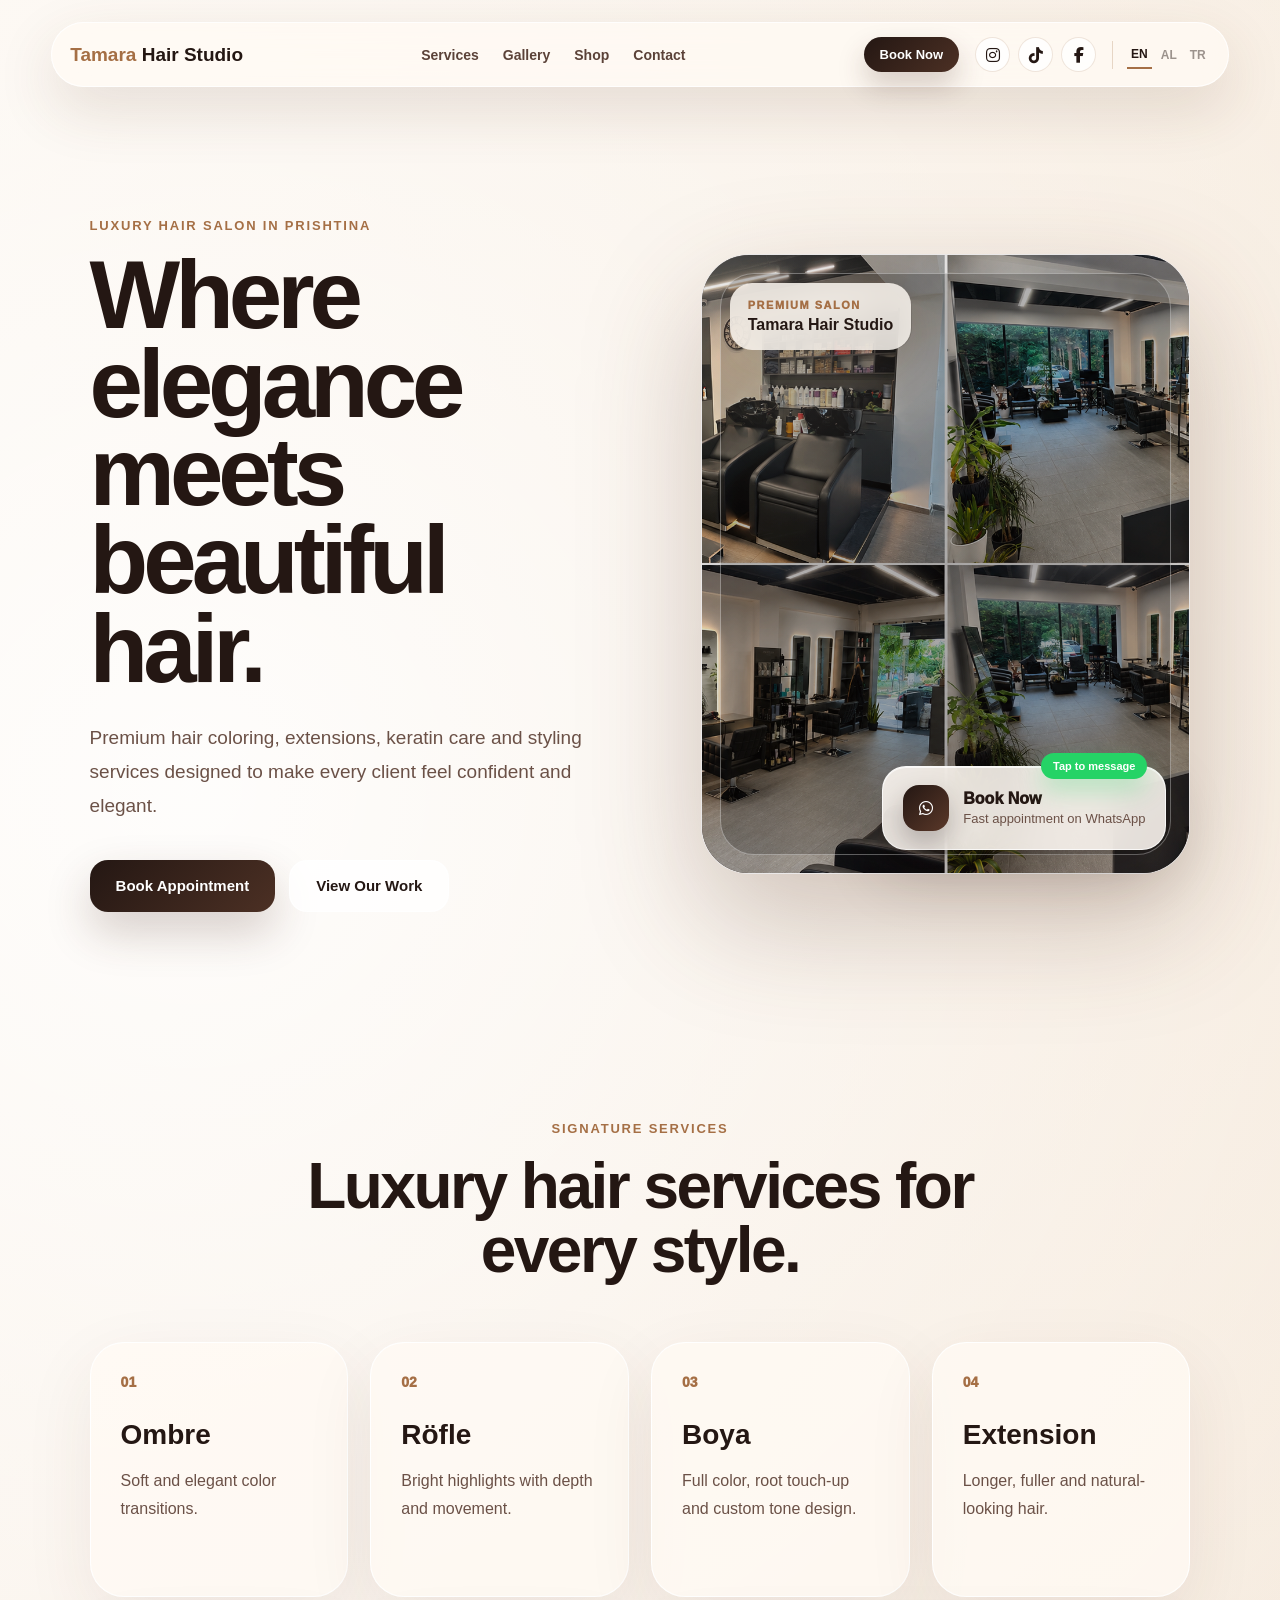
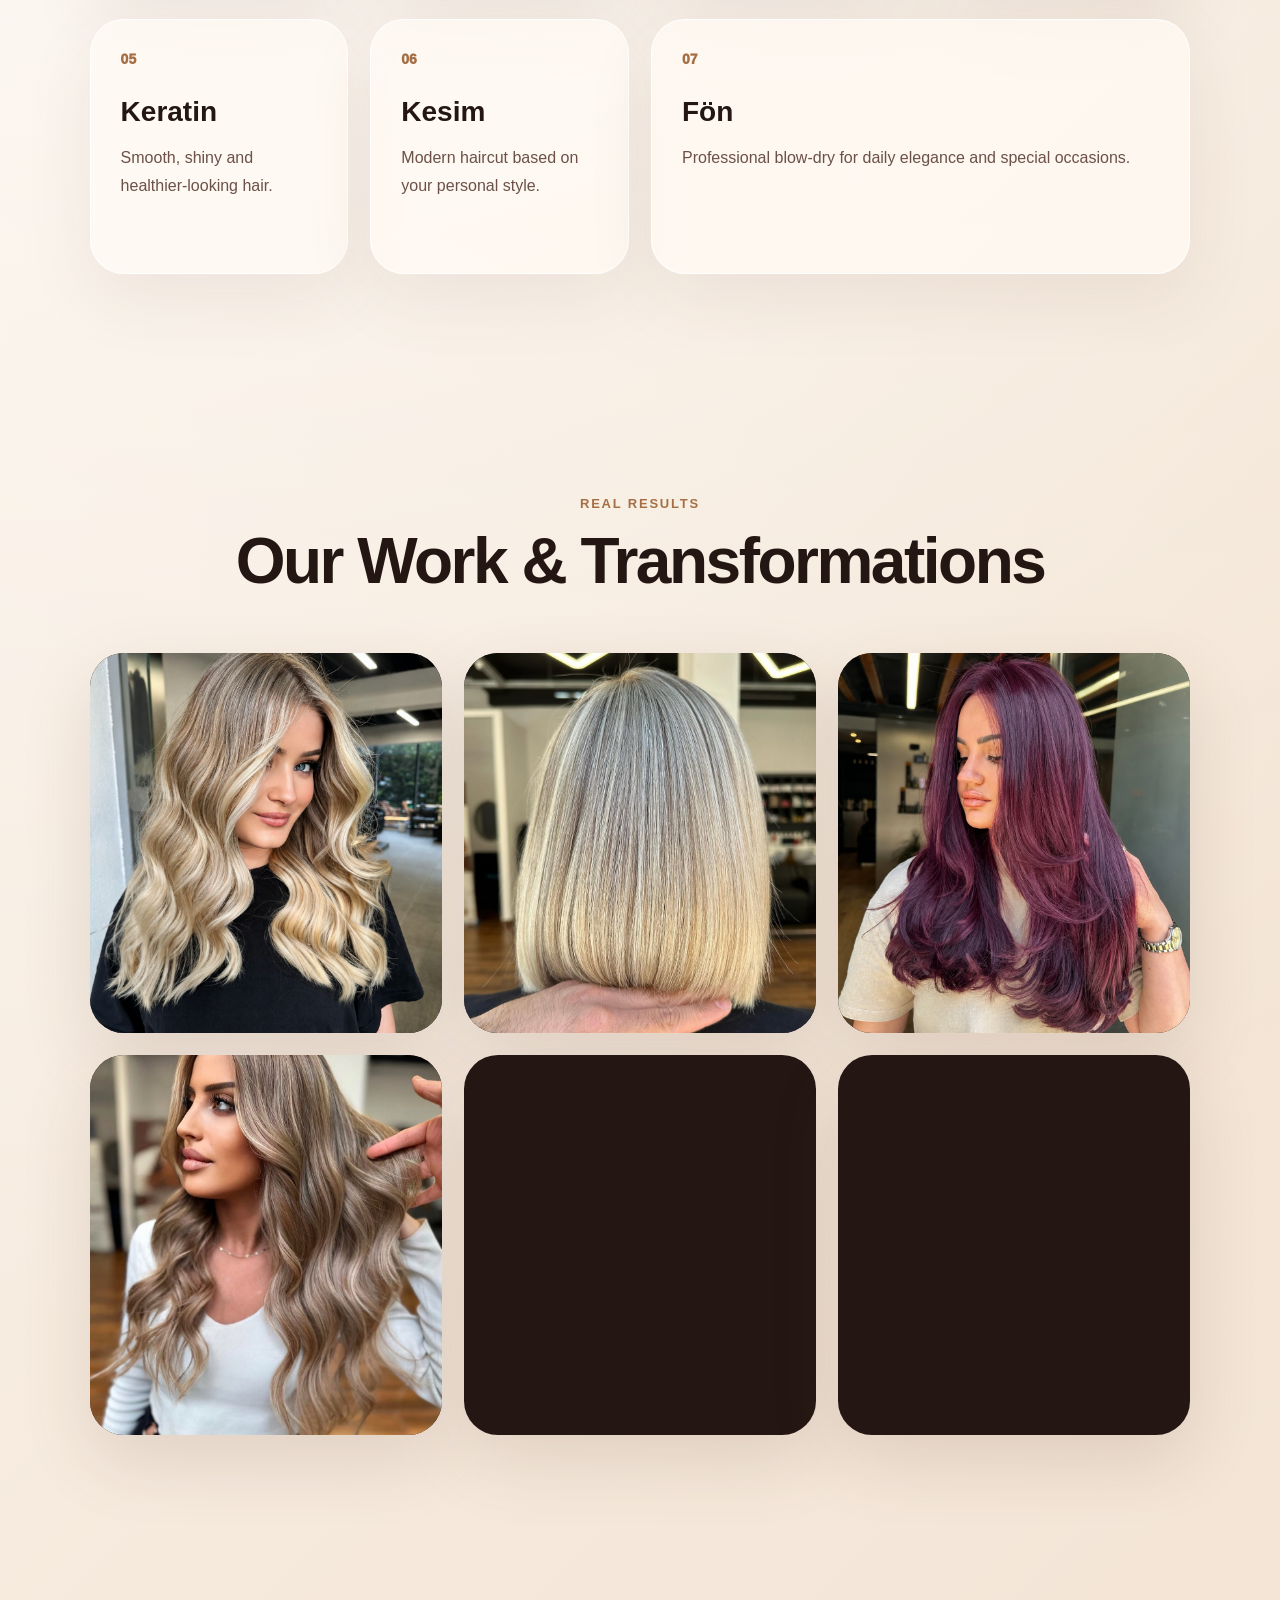
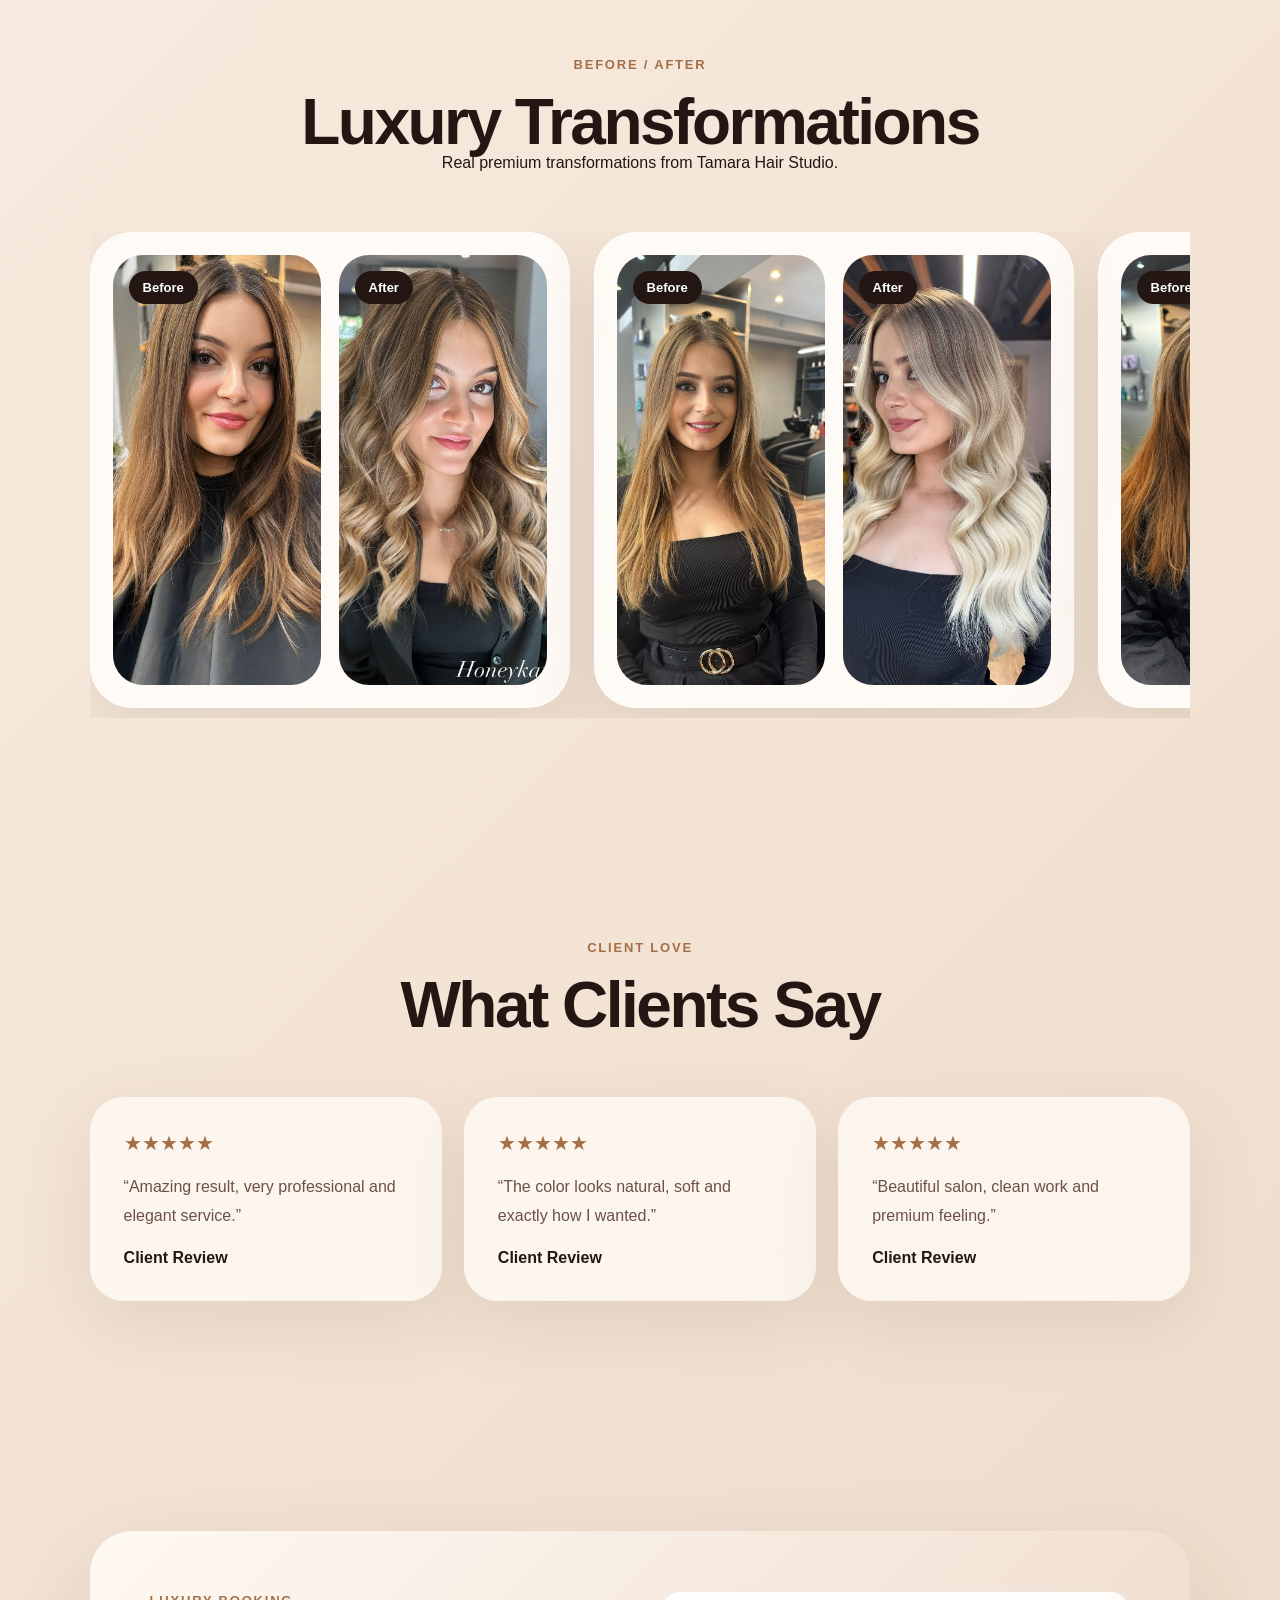
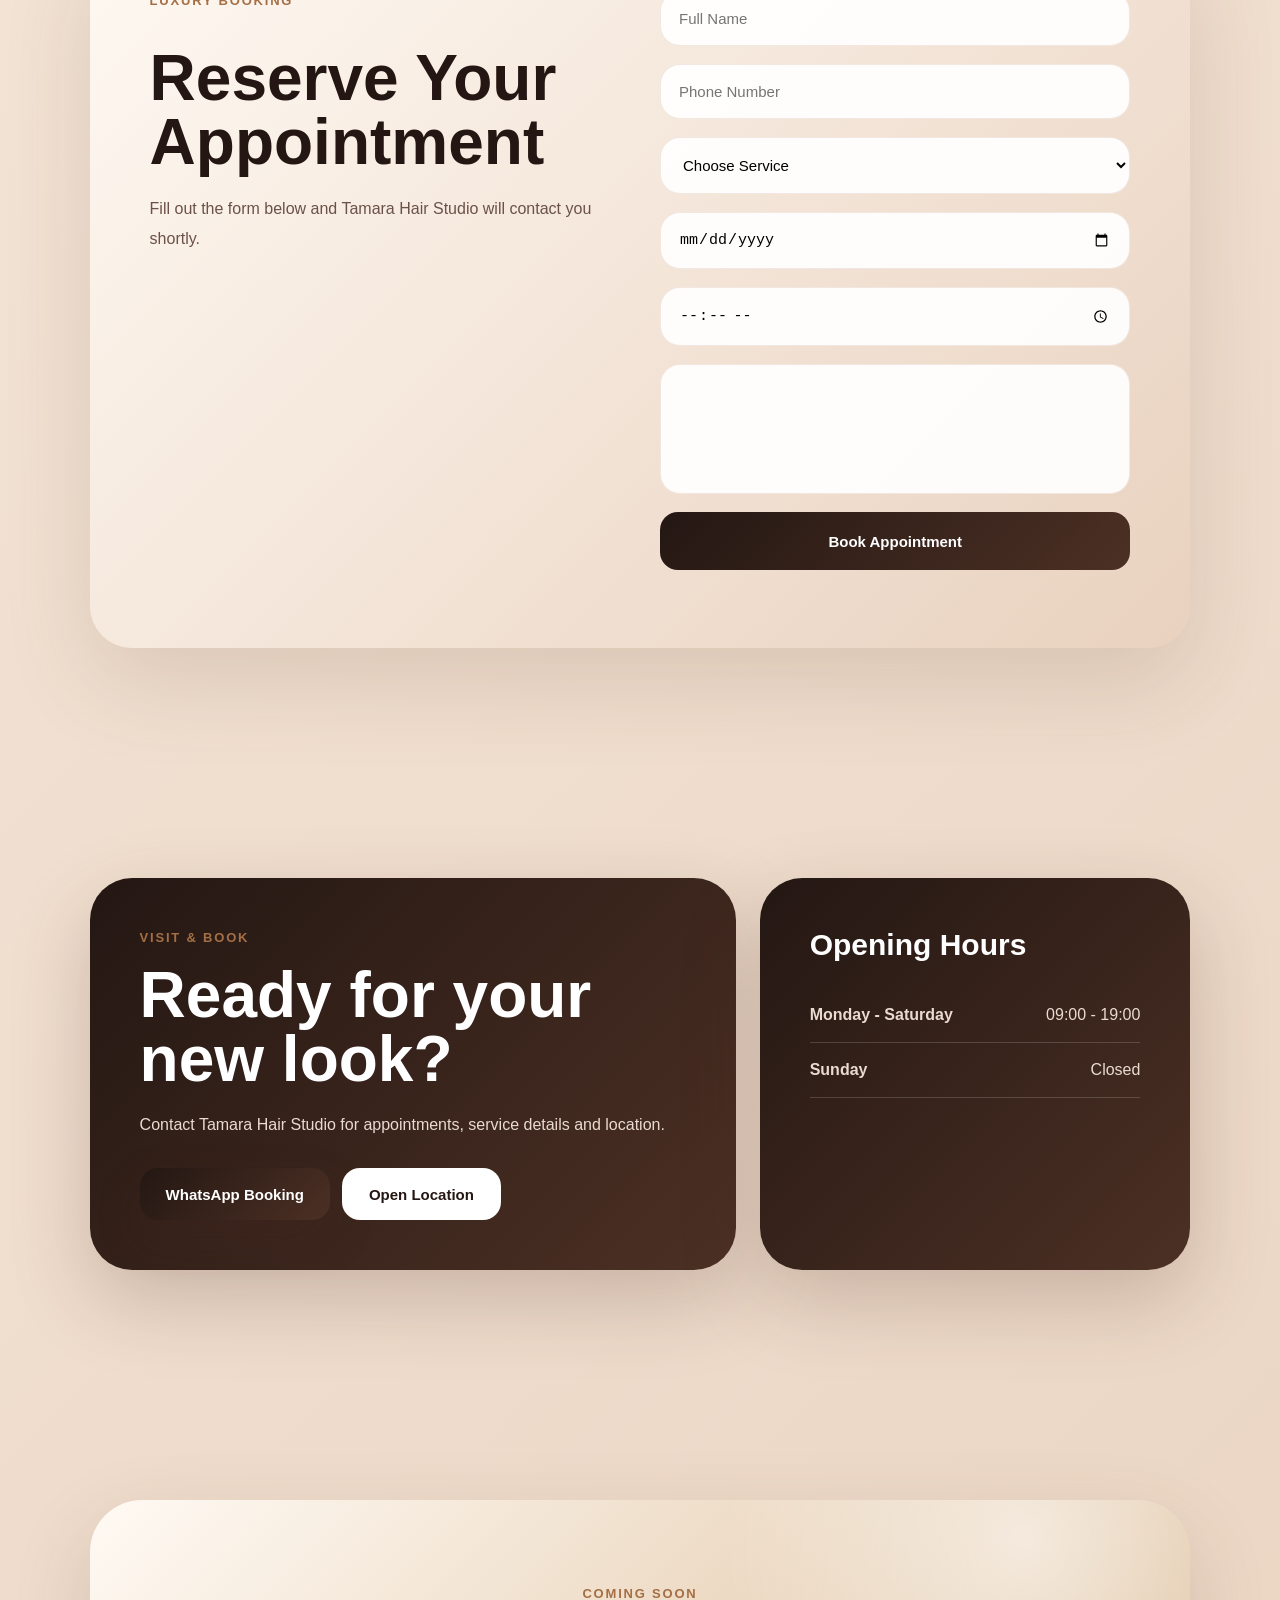
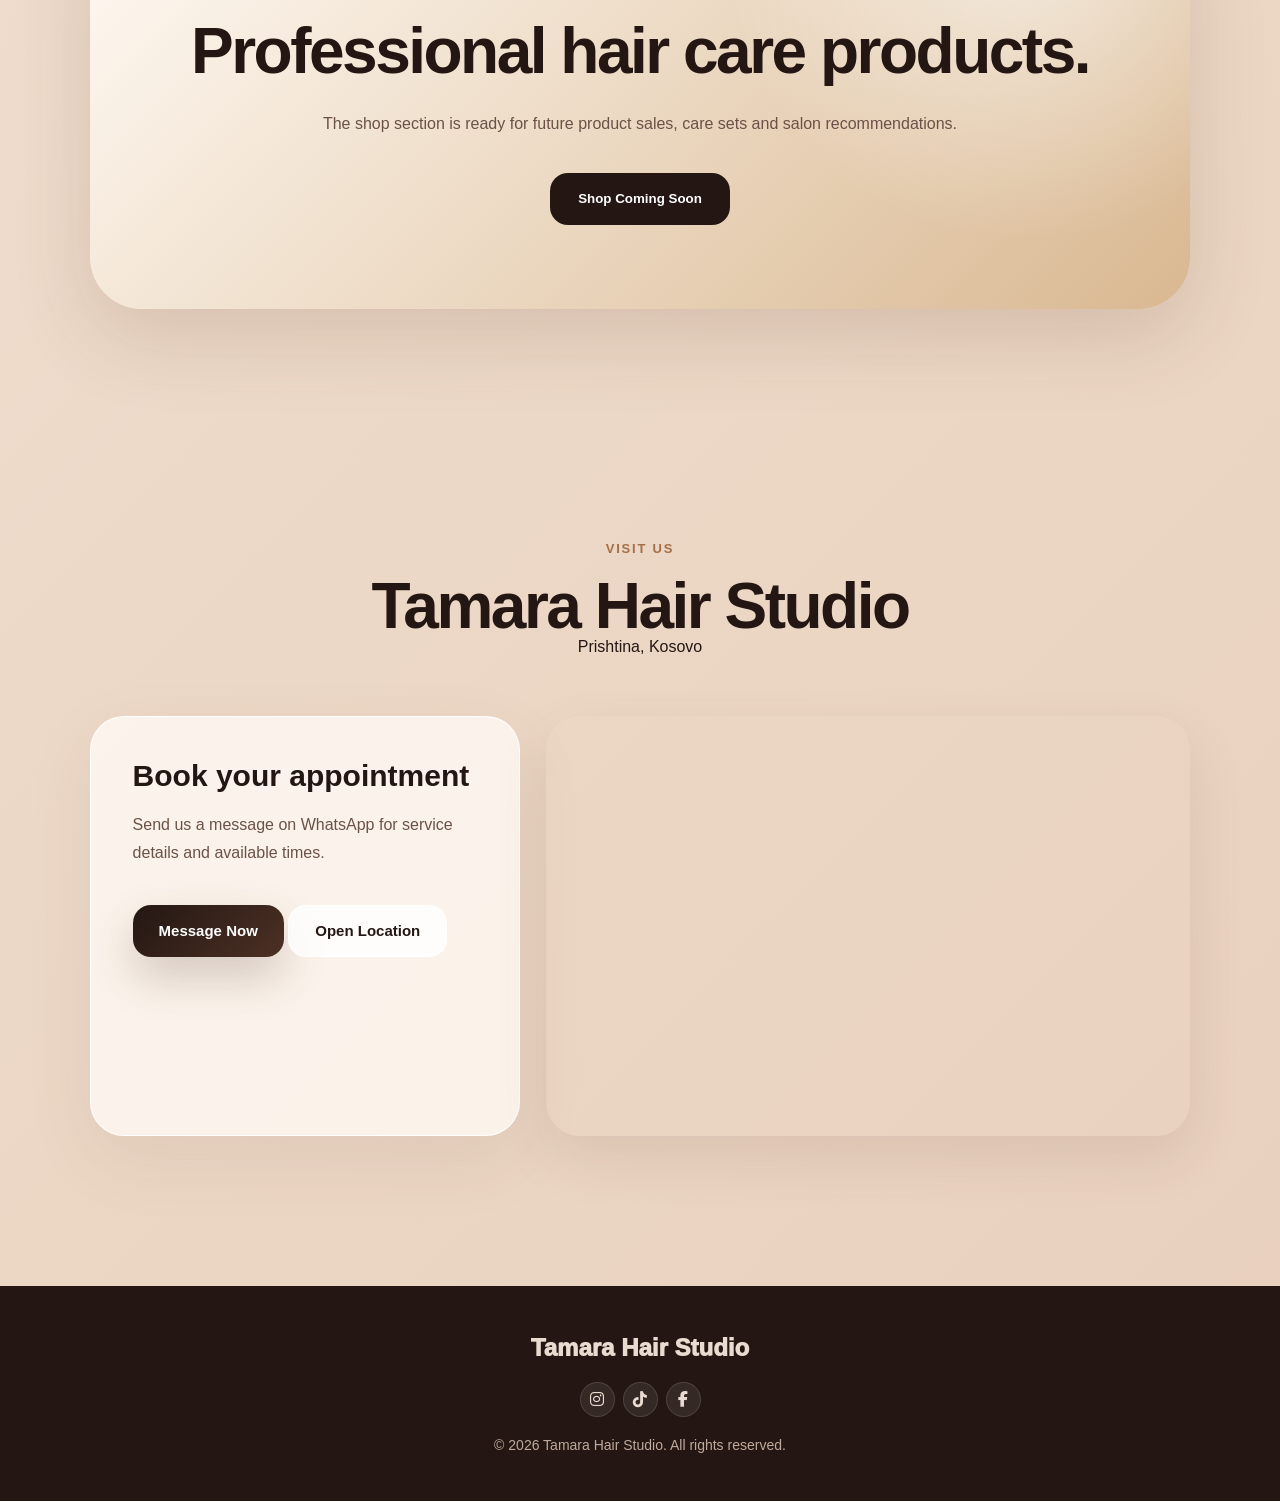
<file: index.html>
<!DOCTYPE html>
<html lang="en">
<head>
  <meta charset="UTF-8" />
  <meta name="viewport" content="width=device-width, initial-scale=1.0" />

  <title>Tamara Hair Studio | Luxury Hair Salon in Prishtina </title>

  <meta name="description" content="Luxury hair salon in Prishtina specializing in hair coloring, styling, balayage and premium beauty services.">

<meta name="keywords" content="Tamara Hair Studio, Hair Salon Prishtina, Balayage Prishtina, Luxury Salon Kosovo, Hair Stylist Prishtina">

<meta name="author" content="Tamara Hair Studio">

<meta property="og:title" content="Tamara Hair Studio">
<meta property="og:description" content="Luxury Hair Salon in Prishtina">
<meta property="og:type" content="website">
<meta property="og:url" content="https://tamarahairstudio.org">
  <link rel="canonical" href="https://tamarahairstudio.org/" />

<meta property="og:image" content="https://tamarahairstudio.org/logo.png">

<meta name="theme-color" content="#c8a96b">
  <meta name="description" content="Tamara Hair Studio in Prishtina. Ombre, Röfle, Boya, Extension, Keratin, Kesim and Fön services." />

  <link rel="stylesheet" href="style.css" />
  <link rel="stylesheet" href="https://cdnjs.cloudflare.com/ajax/libs/font-awesome/6.5.1/css/all.min.css">
</head>
<body>

<header class="navbar">
  <a href="#" class="logo"><span>Tamara</span> Hair Studio</a>

  <nav class="nav-links">

    <a href="#services" data-en="Services" data-al="Shërbimet" data-tr="Hizmetler">Services</a>
    <a href="#gallery" data-en="Gallery" data-al="Galeria" data-tr="Galeri">Gallery</a>
    <a href="#shop" data-en="Shop" data-al="Dyqani" data-tr="Mağaza">Shop</a>
    <a href="#contact" data-en="Contact" data-al="Kontakti" data-tr="İletişim">Contact</a>
    
  </nav>

  <div class="nav-right">
    <a href="https://wa.me/38349667708" target="_blank" class="nav-book">
  Book Now
</a>
    <div class="socials">
      <a href="https://www.instagram.com/tamarahairstudio1?igsh=MThxN2Y5NWh1bnh3dQ==" target="_blank"><i class="fa-brands fa-instagram"></i></a>
      <a href="https://www.tiktok.com/@tamarahairstdio?_r=1&_t=ZP-960ShlT7paY" target="_blank"><i class="fa-brands fa-tiktok"></i></a>
      <a href="https://www.facebook.com/share/1HbBMF11Zt/?mibextid=wwXIfr" target="_blank"><i class="fa-brands fa-facebook-f"></i></a>
    </div>

    <div class="lang">
      <button onclick="setLanguage('en')">EN</button>
      <button onclick="setLanguage('al')">AL</button>
      <button onclick="setLanguage('tr')">TR</button>
    </div>
  </div>
</header>

<section class="hero">
  <div class="hero-content">
    <span class="eyebrow" data-en="Luxury Hair Salon in Prishtina" data-al="Sallon luksoz flokësh në Prishtinë" data-tr="Prishtina’da lüks kuaför salonu">
      Luxury Hair Salon in Prishtina
    </span>

    <h1 data-en="Where elegance meets beautiful hair." data-al="Aty ku eleganca takohet me flokët e bukur." data-tr="Zarafetin güzel saçlarla buluşturuyoruz.">
      Where elegance meets beautiful hair.
    </h1>

    <p data-en="Premium hair coloring, extensions, keratin care and styling services designed to make every client feel confident and elegant."
       data-al="Shërbime premium për ngjyrosje, extension, keratin dhe stilim flokësh për një pamje elegante."
       data-tr="Her müşterinin kendini özgüvenli ve zarif hissetmesi için premium saç boyama, extension, keratin ve şekillendirme hizmetleri.">
      Premium hair coloring, extensions, keratin care and styling services designed to make every client feel confident and elegant.
    </p>

    <div class="hero-actions">
      <a href="https://wa.me/38349667708" target="_blank" class="btn btn-dark" data-en="Book Appointment" data-al="Rezervo Termin" data-tr="Randevu Al">Book Appointment</a>
      <a href="#gallery" class="btn btn-light" data-en="View Our Work" data-al="Shiko Punët Tona" data-tr="Çalışmalarımızı Gör">View Our Work</a>
    </div>
  </div>

  <div class="hero-visual">
 <div class="hero-image">
  <img src="E236548A-C7D3-4BD4-896D-AF9E028FAAE4.PNG" alt="Tamara Hair Studio Salon">
  <div class="hero-image-badge">
    <span>Premium Salon</span>
    <strong>Tamara Hair Studio</strong>
  </div>
</div>
 <a href="https://wa.me/38349667708" target="_blank" class="floating-card booking-card">
  <i class="fa-brands fa-whatsapp"></i>
  <div>
    <strong data-en="Book Now" data-al="Rezervo Tani" data-tr="Hemen Randevu Al">Book Now</strong>
    <span data-en="Fast appointment on WhatsApp" data-al="Termin i shpejtë në WhatsApp" data-tr="WhatsApp ile hızlı randevu">Fast appointment on WhatsApp</span>
  </div>
  <small data-en="Tap to message" data-al="Prek për mesazh" data-tr="Mesaj için dokun">Tap to message</small>
</a>
  </div>
</section>

<section id="services" class="section">
  <div class="section-head">
    <span class="eyebrow" data-en="Signature Services" data-al="Shërbimet Kryesore" data-tr="Öne Çıkan Hizmetler">Signature Services</span>
    <h2 data-en="Luxury hair services for every style." data-al="Shërbime luksoze flokësh për çdo stil." data-tr="Her tarza özel lüks saç hizmetleri.">
      Luxury hair services for every style.
    </h2>
  </div>

  <div class="services-grid">
    <article class="service-card"><span>01</span><h3>Ombre</h3><p data-en="Soft and elegant color transitions." data-al="Kalime të buta dhe elegante ngjyrash." data-tr="Yumuşak ve zarif renk geçişleri."></p></article>
    <article class="service-card"><span>02</span><h3>Röfle</h3><p data-en="Bright highlights with depth and movement." data-al="Refle me shkëlqim dhe dimension." data-tr="Parlaklık ve derinlik katan röfle."></p></article>
    <article class="service-card"><span>03</span><h3>Boya</h3><p data-en="Full color, root touch-up and custom tone design." data-al="Ngjyrosje e plotë, rrënjë dhe dizajn personal." data-tr="Tam boya, dip boya ve özel renk tasarımı."></p></article>
    <article class="service-card"><span>04</span><h3>Extension</h3><p data-en="Longer, fuller and natural-looking hair." data-al="Flokë më të gjatë, më të dendur dhe natyralë." data-tr="Daha uzun, hacimli ve doğal görünen saçlar."></p></article>
    <article class="service-card"><span>05</span><h3>Keratin</h3><p data-en="Smooth, shiny and healthier-looking hair." data-al="Flokë më të butë dhe me shkëlqim." data-tr="Daha parlak ve sağlıklı görünen saçlar."></p></article>
    <article class="service-card"><span>06</span><h3>Kesim</h3><p data-en="Modern haircut based on your personal style." data-al="Prerje moderne sipas stilit tuaj." data-tr="Tarzınıza uygun modern saç kesimi."></p></article>
    <article class="service-card wide"><span>07</span><h3>Fön</h3><p data-en="Professional blow-dry for daily elegance and special occasions." data-al="Fön profesional për përditshmëri dhe raste speciale." data-tr="Günlük şıklık ve özel günler için profesyonel fön."></p></article>
  </div>
</section>

<section id="gallery" class="section gallery-section">
  <div class="section-head">
    <span class="eyebrow" data-en="Real Results" data-al="Rezultate Reale" data-tr="Gerçek Sonuçlar">Real Results</span>
    <h2 data-en="Our Work & Transformations" data-al="Punët dhe transformimet tona" data-tr="Çalışmalarımız ve dönüşümler">Our Work & Transformations</h2>
  </div>

  <div class="gallery-grid">
    <div class="gallery-item" onclick="openMedia('image','ChatGPT Image 8 May 2026 22_24_27.png')">
      <img src="ChatGPT Image 8 May 2026 22_24_27.png" alt="Hair result">
      <div class="gallery-overlay"><span>Ombre</span><p>Luxury color transition</p></div>
    </div>

    <div class="gallery-item" onclick="openMedia('image','röfle.JPEG')">
      <img src="rofle.JPEG" alt="Hair result">
      <div class="gallery-overlay"><span>Röfle</span><p>Elegant highlights</p></div>
    </div>

    <div class="gallery-item" onclick="openMedia('image','boya.png')">
      <img src="boya.png" alt="Hair result">
      <div class="gallery-overlay"><span>boya</span><p>Premium color work</p></div>
    </div>

    <div class="gallery-item" onclick="openMedia('image','extension.JPEG')">
      <img src="extension.JPEG" alt="Hair result">
      <div class="gallery-overlay"><span>extention</span><p>Smooth & shiny finish</p></div>
    </div>

    <div class="gallery-item" onclick="openMedia('video','before.mp4')">
      <video src="before.mp4" muted></video>
      <div class="gallery-overlay"><span>Video</span><p>Transformation process</p></div>
    </div>

    <div class="gallery-item" onclick="openMedia('video','after.mp4')">
      <video src="after.mp4" muted></video>
      <div class="gallery-overlay"><span>Video</span><p>Final look</p></div>
    </div>
  </div>
  
</section>

<section class="before-after-section">

  <div class="section-head">
    <span class="eyebrow">Before / After</span>
    <h2>Luxury Transformations</h2>
    <p>Real premium transformations from Tamara Hair Studio.</p>
  </div>

  <div class="transformations-slider">

    <div class="transformation-item">
      <div class="before-after-card premium-card">

        <div>
          <img src="befor1.JPEG">
          <span>Before</span>
        </div>

        <div>
          <img src="after1.JPEG">
          <span>After</span>
        </div>

      </div>
    </div>

    <div class="transformation-item">
      <div class="before-after-card premium-card">

        <div>
          <img src="before2.JPEG">
          <span>Before</span>
        </div>

        <div>
          <img src="after2.JPEG">
          <span>After</span>
        </div>

      </div>
    </div>

    <div class="transformation-item">
      <div class="before-after-card premium-card">

        <div>
          <img src="before3.JPEG">
          <span>Before</span>
        </div>

        <div>
          <img src="after3.JPEG">
          <span>After</span>
        </div>

      </div>
    </div>

    <div class="transformation-item">
      <div class="before-after-card premium-card">

        <div>
          <img src="before4.JPEG">
          <span>Before</span>
        </div>

        <div>
          <img src="after4.JPEG">
          <span>After</span>
        </div>

      </div>
    </div>

  </div>

</section>

<section class="reviews-section">
  <div class="section-head">
    <span class="eyebrow">Client Love</span>
    <h2>What Clients Say</h2>
  </div>

  <div class="reviews-grid">
    <div class="review-card">
      <div class="stars">★★★★★</div>
      <p>“Amazing result, very professional and elegant service.”</p>
      <strong>Client Review</strong>
    </div>

    <div class="review-card">
      <div class="stars">★★★★★</div>
      <p>“The color looks natural, soft and exactly how I wanted.”</p>
      <strong>Client Review</strong>
    </div>

    <div class="review-card">
      <div class="stars">★★★★★</div>
      <p>“Beautiful salon, clean work and premium feeling.”</p>
      <strong>Client Review</strong>
    </div>
  </div>
</section>

<section class="booking-section" id="booking">

  <div class="booking-box">

    <div class="booking-content">

      <span class="eyebrow">Luxury Booking</span>

      <h2>
        Reserve Your Appointment
      </h2>

      <p>
        Fill out the form below and Tamara Hair Studio will contact you shortly.
      </p>

    </div>

    <form class="booking-form" >

      <input type="text" name="name" placeholder="Full Name" required>
<input type="tel" name="phone" placeholder="Phone Number" required>

      <select name="service" required>
        <option value="">Choose Service</option>
        <option>Ombre</option>
        <option>Röfle</option>
        <option>Hair Coloring</option>
        <option>Extension</option>
        <option>Keratin</option>
        <option>Hair Cut</option>
        <option>Blow Dry</option>
      </select>

      <input type="date" name="date" required>

      <input type="time" name="time" required>

      <textarea
        name="message"
        placeholder="Additional Notes">
      </textarea>

      <button type="submit">
        Book Appointment
      </button>

      <p class="form-message"></p>

    </form>
      

  </div>

</section>

<section class="business-section">
  <div class="business-card">
    <span class="eyebrow">Visit & Book</span>
    <h2>Ready for your new look?</h2>
    <p>Contact Tamara Hair Studio for appointments, service details and location.</p>

    <div class="business-actions">
      <a href="https://wa.me/38349667708" target="_blank" class="btn btn-dark">WhatsApp Booking</a>
      <a href="https://www.google.com/maps?q=42.66179275512695,21.159759521484375&z=17&hl=tr" target="_blank" class="btn btn-light">Open Location</a>
    </div>
  </div>

  <div class="hours-card">
    <h3>Opening Hours</h3>
    <p><strong>Monday - Saturday</strong><span>09:00 - 19:00</span></p>
    <p><strong>Sunday</strong><span>Closed</span></p>
  </div>
</section>

<section id="shop" class="shop">
  <div class="shop-inner">
    <span class="eyebrow" data-en="Coming Soon" data-al="Së Shpejti" data-tr="Yakında">Coming Soon</span>
    <h2 data-en="Professional hair care products." data-al="Produkte profesionale për kujdesin e flokëve." data-tr="Profesyonel saç bakım ürünleri.">Professional hair care products.</h2>
    <p data-en="The shop section is ready for future product sales, care sets and salon recommendations."
       data-al="Seksioni i dyqanit është gati për shitje produktesh dhe rekomandime."
       data-tr="Mağaza bölümü gelecekte ürün satışı ve salon önerileri için hazırlandı.">
      The shop section is ready for future product sales, care sets and salon recommendations.
    </p>
    <button disabled data-en="Shop Coming Soon" data-al="Dyqani Së Shpejti" data-tr="Mağaza Yakında">Shop Coming Soon</button>
  </div>
</section>

<section id="contact" class="section contact">
  <div class="section-head">
    <span class="eyebrow" data-en="Visit Us" data-al="Na Vizitoni" data-tr="Bizi Ziyaret Edin">Visit Us</span>
    <h2>Tamara Hair Studio</h2>
    <p>Prishtina, Kosovo</p>
  </div>

  <div class="contact-grid">
    <div class="contact-card">
      <h3 data-en="Book your appointment" data-al="Rezervo terminin" data-tr="Randevunuzu alın">Book your appointment</h3>
      <p data-en="Send us a message on WhatsApp for service details and available times."
         data-al="Na shkruani në WhatsApp për detaje dhe termine."
         data-tr="Hizmet detayları ve uygun saatler için WhatsApp’tan bize yazın."></p>

      <a href="https://wa.me/38349667708" target="_blank" class="btn btn-dark" data-en="Message Now" data-al="Shkruaj Tani" data-tr="Hemen Yaz">Message Now</a>

      <a href="https://www.google.com/maps?q=42.66179275512695,21.159759521484375&z=17&hl=tr" target="_blank" class="btn btn-light map-btn" data-en="Open Location" data-al="Hap Lokacionin" data-tr="Konumu Aç">Open Location</a>
    </div>

    <iframe 
      src="https://www.google.com/maps?q=42.66179275512695,21.159759521484375&z=17&output=embed"
      loading="lazy"
      referrerpolicy="no-referrer-when-downgrade">
    </iframe>
  </div>
</section>

<footer>
  <div class="footer-logo">Tamara Hair Studio</div>

  <div class="footer-socials">
    <a href="https://www.instagram.com/tamarahairstudio1?igsh=MThxN2Y5NWh1bnh3dQ==" target="_blank"><i class="fa-brands fa-instagram"></i></a>
    <a href="https://www.tiktok.com/@tamarahairstdio?_r=1&_t=ZP-960ShlT7paY" target="_blank"><i class="fa-brands fa-tiktok"></i></a>
    <a href="https://www.facebook.com/share/1HbBMF11Zt/?mibextid=wwXIfr" target="_blank"><i class="fa-brands fa-facebook-f"></i></a>
  </div>

  <p>© 2026 Tamara Hair Studio. All rights reserved.</p>
</footer>

<div id="mediaModal" class="media-modal" onclick="closeMedia()">
  <button class="close-modal">&times;</button>
  <div id="modalContent" class="modal-content"></div>
</div>

<script src="script.js"></script>
</body>
</html>
</file>
<file: style.css>
* {
  margin: 0;
  padding: 0;
  box-sizing: border-box;
}

html { scroll-behavior: smooth; }

body {
  font-family: Inter, Arial, sans-serif;
  color: #241713;
  background:
    radial-gradient(circle at 15% 10%, rgba(255,255,255,0.9), transparent 30%),
    radial-gradient(circle at 85% 8%, rgba(220,184,139,0.28), transparent 34%),
    linear-gradient(135deg, #fffaf4 0%, #f4e6d8 45%, #e8d0bd 100%);
  overflow-x: hidden;
}

.navbar {
  width: min(1180px, 92%);
  margin: 22px auto;
  padding: 14px 18px;
  border-radius: 999px;
  background: rgba(255,250,244,0.78);
  backdrop-filter: blur(18px);
  -webkit-backdrop-filter: blur(18px);
  border: 1px solid rgba(255,255,255,0.85);
  box-shadow: 0 22px 60px rgba(93,57,38,0.14);
  display: flex;
  align-items: center;
  justify-content: space-between;
  gap: 18px;
}

.logo {
  color: #241713;
  text-decoration: none;
  font-size: 19px;
  font-weight: 900;
  white-space: nowrap;
}

.logo span { color: #a56f45; }

.nav-links {
  display: flex;
  gap: 24px;
}

.nav-links a {
  text-decoration: none;
  color: #5b4238;
  font-size: 14px;
  font-weight: 800;
}

.nav-links a:hover { color: #a56f45; }

.nav-right {
  display: flex;
  align-items: center;
  gap: 16px;
}

.socials,
.footer-socials {
  display: flex;
  gap: 8px;
}

.socials a,
.footer-socials a {
  width: 35px;
  height: 35px;
  border-radius: 50%;
  background: rgba(255,255,255,0.82);
  color: #241713;
  border: 1px solid rgba(165,111,69,0.18);
  display: flex;
  align-items: center;
  justify-content: center;
  text-decoration: none;
}

.socials a:hover,
.footer-socials a:hover {
  background: #241713;
  color: white;
}

.lang {
  display: flex;
  gap: 5px;
  padding-left: 14px;
  border-left: 1px solid rgba(165,111,69,0.25);
}

.lang button {
  border: none;
  background: transparent;
  color: #241713;
  font-weight: 900;
  font-size: 12px;
  cursor: pointer;
  opacity: 0.45;
  padding: 6px 4px;
}

.lang button.active,
.lang button:hover { opacity: 1; }

.lang button.active {
  border-bottom: 2px solid #a56f45;
}

.hero {
  min-height: 100vh;
  padding: 90px 7% 80px;
  display: grid;
  grid-template-columns: 1.05fr 0.95fr;
  align-items: center;
  gap: 70px;
}

.eyebrow {
  display: inline-block;
  color: #a56f45;
  font-size: 13px;
  font-weight: 900;
  text-transform: uppercase;
  letter-spacing: 1.8px;
  margin-bottom: 18px;
}

.hero h1 {
  font-size: clamp(56px, 7.5vw, 112px);
  line-height: 0.92;
  letter-spacing: -5px;
  max-width: 850px;
}

.hero p {
  margin-top: 28px;
  color: #6b5147;
  font-size: 19px;
  line-height: 1.8;
  max-width: 650px;
}

.hero-actions {
  display: flex;
  flex-wrap: wrap;
  gap: 14px;
  margin-top: 36px;
}

.btn {
  display: inline-flex;
  align-items: center;
  justify-content: center;
  min-height: 52px;
  padding: 0 26px;
  border-radius: 18px;
  text-decoration: none;
  font-size: 15px;
  font-weight: 900;
  transition: 0.3s;
}

.btn-dark {
  background: linear-gradient(135deg, #241713, #4c3024);
  color: white;
  box-shadow: 0 20px 45px rgba(72,43,31,0.22);
}

.btn-light {
  background: rgba(255,255,255,0.78);
  color: #241713;
  border: 1px solid rgba(255,255,255,0.9);
}

.btn:hover { transform: translateY(-4px); }

.hero-visual { position: relative; }

.hero-image {
  height: 620px;
  border-radius: 48px;
  background:
    linear-gradient(rgba(36,23,19,0.08), rgba(36,23,19,0.2)),
    url("images/cover.jpg");
  background-size: cover;
  background-position: center;
  box-shadow: 0 40px 100px rgba(93,57,38,0.22);
  border: 1px solid rgba(255,255,255,0.9);
}

.floating-card {
  position: absolute;
  right: 20px;
  bottom: 20px;
  left: auto;
}

.floating-card {
  position: absolute;
  right: 24px;
  bottom: 24px;
  left: auto;
  z-index: 5;

  display: flex;
  align-items: center;
  gap: 14px;

  max-width: 320px;
  padding: 18px 20px;
  border-radius: 24px;

  background: rgba(255, 250, 244, 0.88);
  backdrop-filter: blur(18px);
  -webkit-backdrop-filter: blur(18px);

  border: 1px solid rgba(255, 255, 255, 0.75);
  box-shadow:
    0 22px 60px rgba(36, 23, 19, 0.22),
    inset 0 1px 0 rgba(255, 255, 255, 0.7);

  animation: premiumFloat 3.5s ease-in-out infinite;
}

.floating-card i {
  width: 46px;
  height: 46px;
  min-width: 46px;
  border-radius: 16px;

  background: linear-gradient(135deg, #241713, #5a3829);
  color: white;

  display: flex;
  align-items: center;
  justify-content: center;

  box-shadow: 0 12px 26px rgba(36, 23, 19, 0.25);
}

.floating-card strong {
  display: block;
  color: #241713;
  font-size: 16px;
  font-weight: 950;
}

.floating-card span {
  display: block;
  color: #6b5147;
  font-size: 13px;
  margin-top: 3px;
}

@keyframes premiumFloat {
  0%, 100% {
    transform: translateY(0);
  }

  50% {
    transform: translateY(-8px);
  }
}

.floating-card strong { display: block; }
.floating-card span { color: #6b5147; font-size: 13px; }

.section { padding: 110px 7%; }

.section-head {
  text-align: center;
  max-width: 820px;
  margin: 0 auto 60px;
}

.section-head h2,
.shop-inner h2 {
  font-size: clamp(38px, 5vw, 72px);
  line-height: 1;
  letter-spacing: -2.5px;
}

.services-grid {
  display: grid;
  grid-template-columns: repeat(4, 1fr);
  gap: 22px;
}

.service-card {
  min-height: 255px;
  padding: 30px;
  border-radius: 34px;
  background: rgba(255,250,244,0.78);
  border: 1px solid rgba(255,255,255,0.9);
  box-shadow: 0 24px 70px rgba(93,57,38,0.08);
  transition: 0.35s;
}

.service-card:hover {
  transform: translateY(-10px);
  background: linear-gradient(135deg, #241713, #4c3024);
  color: white;
}

.service-card:hover p { color: #eadbd1; }

.service-card span {
  color: #a56f45;
  font-weight: 950;
  font-size: 14px;
}

.service-card h3 {
  margin: 28px 0 16px;
  font-size: 28px;
}

.service-card p {
  color: #6b5147;
  line-height: 1.75;
}

.service-card.wide { grid-column: span 2; }

.gallery-grid {
  display: grid;
  grid-template-columns: repeat(3, 1fr);
  gap: 22px;
}

.gallery-item {
  position: relative;
  height: 380px;
  border-radius: 34px;
  overflow: hidden;
  background: #241713;
  cursor: pointer;
  box-shadow: 0 26px 70px rgba(93,57,38,0.14);
}

.gallery-item img,
.gallery-item video {
  width: 100%;
  height: 100%;
  object-fit: cover;
  transition: 0.45s;
}

.gallery-item:hover img,
.gallery-item:hover video {
  transform: scale(1.08);
}

.gallery-overlay {
  position: absolute;
  left: 18px;
  right: 18px;
  bottom: 18px;
  padding: 18px;
  border-radius: 22px;
  background: rgba(255,250,244,0.88);
  opacity: 0;
  transform: translateY(8px);
  transition: 0.35s;
}

.gallery-item:hover .gallery-overlay {
  opacity: 1;
  transform: translateY(0);
}

.gallery-overlay span {
  display: block;
  color: #a56f45;
  font-weight: 950;
  margin-bottom: 6px;
}

.gallery-overlay p {
  color: #241713;
  font-size: 14px;
  font-weight: 700;
}

.shop {
  padding: 120px 7%;
}

.shop-inner {
  text-align: center;
  padding: 84px 8%;
  border-radius: 52px;
  background:
    radial-gradient(circle at 85% 10%, rgba(255,255,255,0.55), transparent 30%),
    linear-gradient(135deg, #fffaf4, #d9b891);
  box-shadow: 0 28px 80px rgba(93,57,38,0.16);
}

.shop-inner p {
  max-width: 760px;
  margin: 26px auto 34px;
  color: #6b5147;
  line-height: 1.85;
}

.shop-inner button {
  min-height: 52px;
  padding: 0 28px;
  border-radius: 18px;
  border: none;
  background: #241713;
  color: white;
  font-weight: 900;
}

.contact-grid {
  display: grid;
  grid-template-columns: 0.8fr 1.2fr;
  gap: 26px;
}

.contact-card {
  padding: 42px;
  border-radius: 34px;
  background: rgba(255,250,244,0.8);
  border: 1px solid rgba(255,255,255,0.9);
  box-shadow: 0 24px 70px rgba(93,57,38,0.08);
}

.contact-card h3 {
  font-size: 30px;
  margin-bottom: 18px;
}

.contact-card p {
  color: #6b5147;
  line-height: 1.75;
  margin-bottom: 26px;
}

.map-btn {
  margin-top: 12px;
}

.contact iframe {
  width: 100%;
  min-height: 420px;
  border: none;
  border-radius: 34px;
  box-shadow: 0 22px 55px rgba(93,57,38,0.11);
}

.media-modal {
  position: fixed;
  inset: 0;
  background: rgba(0,0,0,0.82);
  display: none;
  align-items: center;
  justify-content: center;
  z-index: 9999;
  padding: 24px;
}

.media-modal.active {
  display: flex;
}

.modal-content img,
.modal-content video {
  max-width: 92vw;
  max-height: 82vh;
  border-radius: 24px;
}

.close-modal {
  position: absolute;
  top: 24px;
  right: 28px;
  width: 44px;
  height: 44px;
  border: none;
  border-radius: 50%;
  background: white;
  color: #241713;
  font-size: 30px;
  cursor: pointer;
}

footer {
  margin-top: 40px;
  padding: 48px 7%;
  background: #241713;
  color: #eadbd1;
  text-align: center;
}

.footer-logo {
  font-size: 24px;
  font-weight: 950;
  margin-bottom: 20px;
}

.footer-socials {
  justify-content: center;
  margin-bottom: 20px;
}

.footer-socials a {
  background: rgba(255,255,255,0.08);
  color: #eadbd1;
  border-color: rgba(255,255,255,0.12);
}

footer p {
  font-size: 14px;
  color: #bfa99c;
}

@media (max-width: 1100px) {
  .hero,
  .contact-grid {
    grid-template-columns: 1fr;
  }

  .services-grid {
    grid-template-columns: repeat(2, 1fr);
  }

  .gallery-grid {
    grid-template-columns: repeat(2, 1fr);
  }

  .hero-image {
    height: 520px;
  }

  .floating-card {
    left: 24px;
  }
}

@media (max-width: 820px) {
  .navbar {
    border-radius: 28px;
    flex-wrap: wrap;
    justify-content: center;
  }

  .logo {
    width: 100%;
    text-align: center;
  }

  .nav-links {
    order: 3;
    width: 100%;
    justify-content: center;
    flex-wrap: wrap;
    gap: 14px;
  }

  .nav-right {
    width: 100%;
    justify-content: center;
  }

  .lang {
    border-left: none;
    padding-left: 0;
  }

  .hero {
    padding-top: 55px;
    text-align: center;
  }

  .hero h1 {
    letter-spacing: -2px;
    font-size: clamp(46px, 13vw, 72px);
  }

  .hero p {
    margin-left: auto;
    margin-right: auto;
    font-size: 17px;
  }

  .hero-actions {
    justify-content: center;
  }

  .services-grid,
  .gallery-grid {
    grid-template-columns: 1fr;
  }

  .service-card.wide {
    grid-column: span 1;
  }

  .section {
    padding: 85px 4%;
  }

  .hero-image {
    height: 390px;
    border-radius: 34px;
  }

 .floating-card {
  position: relative;
  right: auto;
  bottom: auto;
  margin: -34px auto 0;
  max-width: 90%;
  animation: none;
}

  .gallery-item {
    height: 340px;
  }

  .gallery-overlay {
    opacity: 1;
    transform: translateY(0);
  }

  .shop {
    padding: 80px 4%;
  }

  .shop-inner {
    padding: 54px 24px;
    border-radius: 36px;
  }
}

.hero-image img {
  width: 100%;
  height: 100%;
  object-fit: cover;
  border-radius: 48px;
}

.hero-image {
  position: relative;
}

.hero-image::after {
  content: "";
  position: absolute;
  inset: 0;
  background: rgba(0,0,0,0.2);
  border-radius: 48px;
}

.hero-image {
  position: relative;
  height: 620px;
  border-radius: 48px;
  overflow: hidden;
  background: #241713;
  box-shadow:
    0 45px 120px rgba(93,57,38,0.28),
    inset 0 1px 0 rgba(255,255,255,0.5);
  border: 1px solid rgba(255,255,255,0.9);
}

.hero-image::before {
  content: "";
  position: absolute;
  inset: 0;
  background:
    linear-gradient(135deg, rgba(36,23,19,0.08), rgba(36,23,19,0.28)),
    radial-gradient(circle at 20% 15%, rgba(255,255,255,0.22), transparent 30%);
  z-index: 1;
  pointer-events: none;
}

.hero-image::after {
  content: "";
  position: absolute;
  inset: 18px;
  border: 1px solid rgba(255,255,255,0.35);
  border-radius: 34px;
  z-index: 2;
  pointer-events: none;
}

.hero-image img {
  width: 100%;
  height: 100%;
  object-fit: cover;
  object-position: center;
  display: block;
  transform: scale(1.02);
}

.hero-image-badge {
  position: absolute;
  left: 28px;
  top: 28px;
  z-index: 3;
  padding: 16px 18px;
  border-radius: 22px;
  background: rgba(255,250,244,0.82);
  backdrop-filter: blur(14px);
  -webkit-backdrop-filter: blur(14px);
  box-shadow: 0 18px 45px rgba(36,23,19,0.16);
}

.hero-image-badge span {
  display: block;
  color: #a56f45;
  font-size: 11px;
  font-weight: 950;
  letter-spacing: 1.5px;
  text-transform: uppercase;
  margin-bottom: 5px;
}

.hero-image-badge strong {
  color: #241713;
  font-size: 16px;
}

@media (max-width: 820px) {
  .hero-image {
    height: 390px;
    border-radius: 34px;
  }

  .hero-image::after {
    inset: 12px;
    border-radius: 24px;
  }

  .hero-image-badge {
    left: 18px;
    top: 18px;
    padding: 13px 15px;
  }
}

.booking-card {
  text-decoration: none;
  cursor: pointer;
}

.booking-card small {
  position: absolute;
  right: 18px;
  top: -14px;
  background: #25d366;
  color: white;
  padding: 7px 12px;
  border-radius: 999px;
  font-size: 11px;
  font-weight: 900;
  box-shadow: 0 12px 24px rgba(37, 211, 102, 0.28);
}

.booking-card:hover {
  transform: translateY(-8px) scale(1.02);
}

.booking-card:hover i {
  background: #25d366;
}

.nav-btn {
  padding: 8px 16px;
  border-radius: 20px;
  background: #241713;
  color: white;
  font-weight: 800;
  text-decoration: none;
}

.nav-book {
  padding: 10px 16px;
  border-radius: 999px;
  background: linear-gradient(135deg, #241713, #4c3024);
  color: white;
  text-decoration: none;
  font-size: 13px;
  font-weight: 900;
  box-shadow: 0 14px 28px rgba(72,43,31,0.22);
}

.before-after-section,
.reviews-section,
.business-section {
  padding: 110px 7%;
}

.before-after-grid {
  display: grid;
  grid-template-columns: 1.2fr 0.8fr;
  gap: 34px;
  align-items: center;
}

.before-after-card {
  display: grid;
  grid-template-columns: 1fr 1fr;
  gap: 18px;
  padding: 22px;
  border-radius: 42px;
  background: rgba(255,250,244,0.8);
  box-shadow: 0 26px 70px rgba(93,57,38,0.12);
}

.before-after-card div {
  position: relative;
  height: 430px;
  overflow: hidden;
  border-radius: 30px;
}

.before-after-card img {
  width: 100%;
  height: 100%;
  object-fit: cover;
}

.before-after-card span {
  position: absolute;
  left: 16px;
  top: 16px;
  background: #241713;
  color: white;
  padding: 9px 14px;
  border-radius: 999px;
  font-size: 13px;
  font-weight: 900;
}

.before-after-text h3 {
  font-size: clamp(34px, 4vw, 58px);
  line-height: 1;
  margin-bottom: 20px;
}

.before-after-text p {
  color: #6b5147;
  line-height: 1.8;
  margin-bottom: 28px;
}

.reviews-grid {
  display: grid;
  grid-template-columns: repeat(3, 1fr);
  gap: 22px;
}

.review-card {
  padding: 34px;
  border-radius: 34px;
  background: rgba(255,250,244,0.82);
  box-shadow: 0 24px 70px rgba(93,57,38,0.1);
}

.stars {
  color: #a56f45;
  font-size: 20px;
  margin-bottom: 18px;
}

.review-card p {
  color: #6b5147;
  line-height: 1.8;
  margin-bottom: 18px;
}

.business-section {
  display: grid;
  grid-template-columns: 1.2fr 0.8fr;
  gap: 24px;
}

.business-card,
.hours-card {
  padding: 50px;
  border-radius: 42px;
  background: linear-gradient(135deg, #241713, #4c3024);
  color: white;
  box-shadow: 0 30px 80px rgba(72,43,31,0.22);
}

.business-card h2 {
  font-size: clamp(38px, 5vw, 68px);
  line-height: 1;
  margin-bottom: 20px;
}

.business-card p {
  color: #eadbd1;
  line-height: 1.8;
  margin-bottom: 28px;
}

.business-actions {
  display: flex;
  flex-wrap: wrap;
  gap: 12px;
}

.business-card .btn-light {
  background: white;
}

.hours-card h3 {
  font-size: 30px;
  margin-bottom: 26px;
}

.hours-card p {
  display: flex;
  justify-content: space-between;
  gap: 20px;
  padding: 18px 0;
  border-bottom: 1px solid rgba(255,255,255,0.16);
  color: #eadbd1;
}

@media (max-width: 900px) {
  .before-after-grid,
  .business-section,
  .reviews-grid {
    grid-template-columns: 1fr;
  }

  .before-after-card {
    grid-template-columns: 1fr;
  }

  .before-after-card div {
    height: 340px;
  }

  .business-card,
  .hours-card {
    padding: 34px 24px;
  }

  .nav-book {
    order: -1;
  }
}

.transformations-slider {
  display: flex;
  gap: 24px;
  overflow-x: auto;
  scroll-snap-type: x mandatory;
  padding-bottom: 10px;
}

.transformation-item {
  min-width: 480px;
  scroll-snap-align: center;
}

.premium-card {
  background: rgba(255,250,244,0.84);
  backdrop-filter: blur(16px);
  border: 1px solid rgba(255,255,255,0.8);
  position: relative;
  overflow: hidden;
}

.premium-card::before {
  content: "";
  position: absolute;
  inset: -120%;
  background: linear-gradient(
    120deg,
    transparent,
    rgba(255,255,255,0.5),
    transparent
  );
  animation: shine 5s linear infinite;
}

@keyframes shine {
  100% {
    transform: translateX(250%);
  }
}

.booking-section {
  padding: 120px 7%;
}

.booking-box {
  display: grid;
  grid-template-columns: 1fr 1fr;
  gap: 40px;

  padding: 60px;

  border-radius: 42px;

  background:
    linear-gradient(
      135deg,
      rgba(255,250,244,0.95),
      rgba(232,208,189,0.88)
    );

  box-shadow:
    0 35px 90px rgba(93,57,38,0.14);
}

.booking-content h2 {
  font-size: clamp(42px,5vw,72px);
  line-height: 1;
  margin: 20px 0;
}

.booking-content p {
  color: #6b5147;
  line-height: 1.9;
}

.booking-form {
  display: grid;
  gap: 18px;
}

.booking-form input,
.booking-form select,
.booking-form textarea {

  width: 100%;
  padding: 18px;
  border-radius: 20px;
  border: 1px solid rgba(165,111,69,0.15);
  background: rgba(255,255,255,0.92);
  font-size: 15px;
  outline: none;
}

.booking-form textarea {
  min-height: 130px;
  resize: none;
}

.booking-form button {

  border: none;
  min-height: 58px;
  border-radius: 18px;

  background:
  linear-gradient(
    135deg,
    #241713,
    #4c3024
  );

  color: white;
  font-size: 15px;
  font-weight: 900;
  cursor: pointer;
}

.form-message {
  color: #a56f45;
  font-weight: 800;
}

@media (max-width: 900px) {

  .booking-box {
    grid-template-columns: 1fr;
    padding: 34px 24px;
  }

  .transformation-item {
    min-width: 88%;
  }

}

.luxury-video{

  width:90vw;
  max-width:1200px;

  max-height:85vh;

  border-radius:28px;

  object-fit:cover;

  background:#000;

  box-shadow:
  0 40px 100px rgba(0,0,0,.45);

}

.modal-content{

  display:flex;
  align-items:center;
  justify-content:center;

}
</file>
